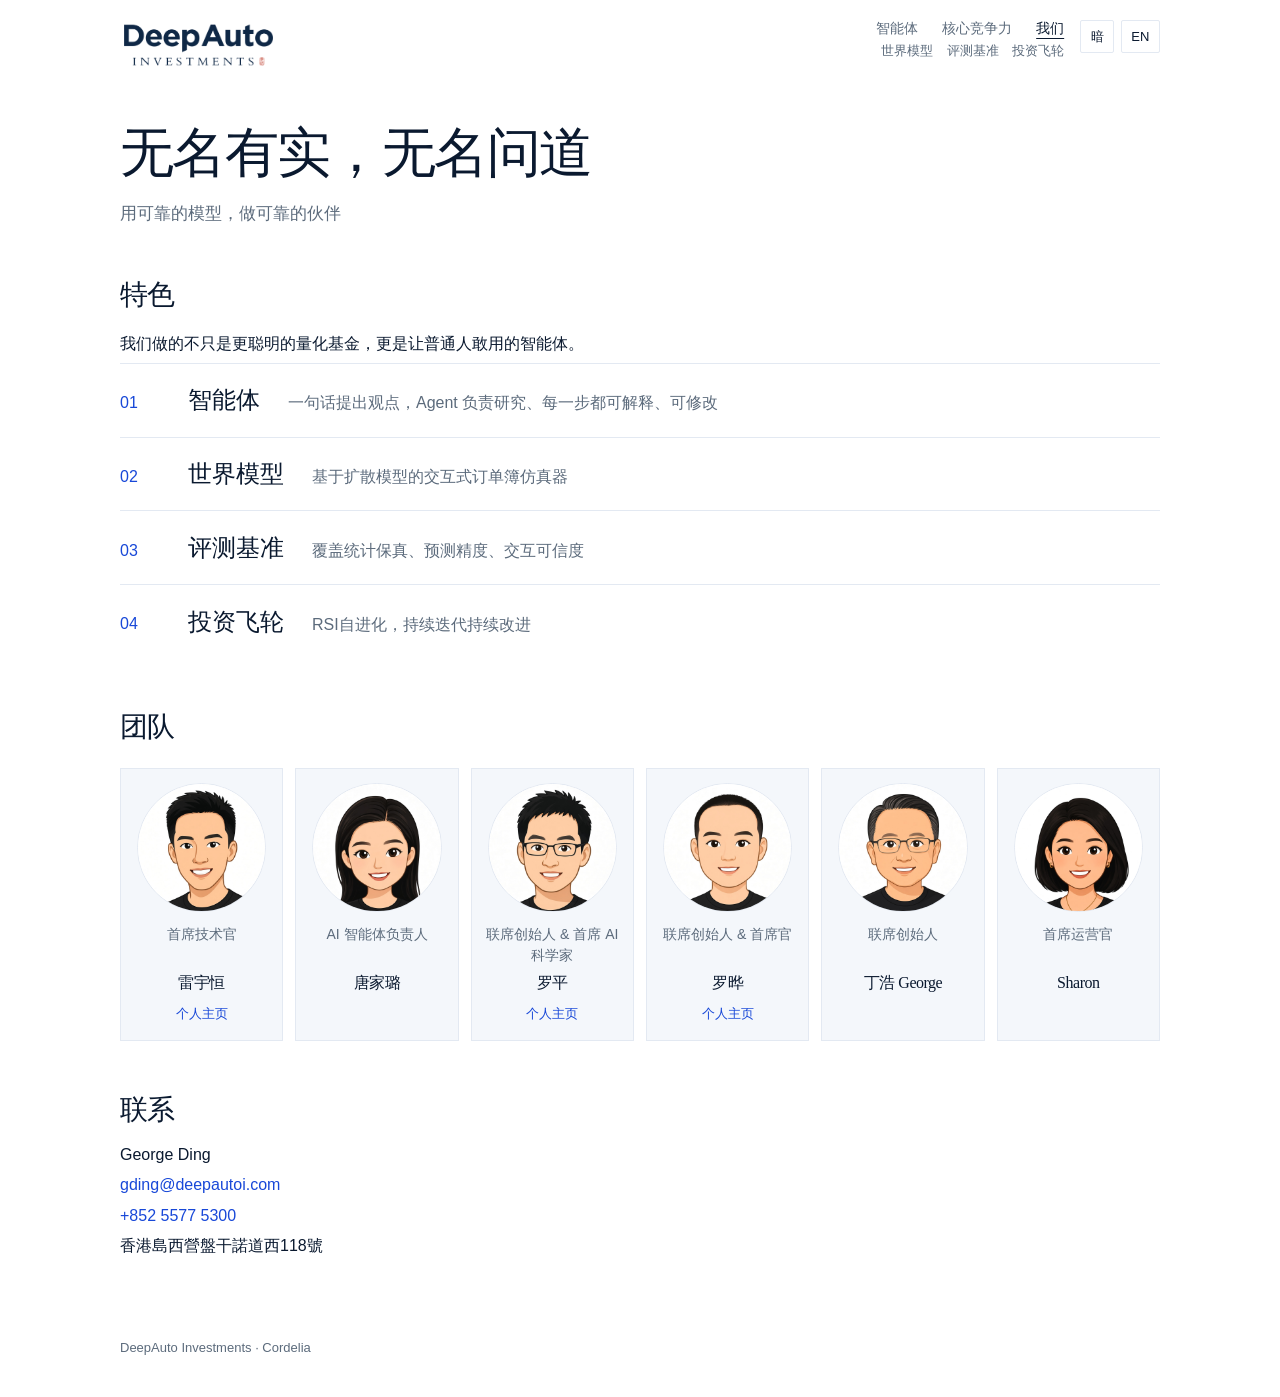
<file: index.html>
<!DOCTYPE html>
<html lang="zh-Hans">
<head>
  <meta charset="utf-8">
  <meta name="viewport" content="width=device-width, initial-scale=1">
  <title data-zh="DeepAuto Investments · 我们" data-en="DeepAuto Investments · We">DeepAuto Investments · 我们</title>
  <meta name="description" content="无名有实，无名问道。用可靠的模型，做可靠的伙伴。">
  <link rel="stylesheet" href="styles.css?v=42">
</head>
<body data-page="we">
  <main>
    <h1 data-zh="无名有实，无名问道" data-en="Nameless, and real. Nameless, asking the way.">无名有实，无名问道</h1>
    <p class="lede" data-zh="用可靠的模型，做可靠的伙伴" data-en="A reliable model, and a reliable partner.">用可靠的模型，做可靠的伙伴</p>

    <section class="block">
      <h2 data-zh="特色" data-en="What we hold">特色</h2>
      <p class="why" data-zh="我们做的不只是更聪明的量化基金，更是让普通人敢用的智能体。" data-en="More than a smarter quant fund: an agent ordinary people can use.">我们做的不只是更聪明的量化基金，更是让普通人敢用的智能体。</p>
      <div class="points">
        <a href="agent.html">
          <b>01</b>
          <strong data-zh="智能体" data-en="Agent">智能体</strong>
          <p data-zh="一句话提出观点，Agent 负责研究、每一步都可解释、可修改" data-en="One sentence states the view. The agent does the research. Every step can be explained and changed.">一句话提出观点，Agent 负责研究、每一步都可解释、可修改</p>
        </a>
        <a href="core.html#world">
          <b>02</b>
          <strong data-zh="世界模型" data-en="World model">世界模型</strong>
          <p data-zh="基于扩散模型的交互式订单簿仿真器" data-en="An interactive order-book simulator built on a diffusion model.">基于扩散模型的交互式订单簿仿真器</p>
        </a>
        <a href="core.html#bench">
          <b>03</b>
          <strong data-zh="评测基准" data-en="Benchmark">评测基准</strong>
          <p data-zh="覆盖统计保真、预测精度、交互可信度" data-en="Statistical fidelity, forecast accuracy, and trust in the interaction.">覆盖统计保真、预测精度、交互可信度</p>
        </a>
        <a href="core.html#strategy">
          <b>04</b>
          <strong data-zh="投资飞轮" data-en="Investment flywheel">投资飞轮</strong>
          <p data-zh="RSI自进化，持续迭代持续改进" data-en="RSI keeps evolving: iterate, and keep improving.">RSI自进化，持续迭代持续改进</p>
        </a>
      </div>
    </section>

    <section class="block">
      <h2 data-zh="团队" data-en="Team">团队</h2>
      <section class="people" aria-label="团队">
        <article class="seat">
          <div class="photo"><img src="id_imgs/dai/yh.png" alt="雷宇恒"></div>
          <p class="role" data-zh="首席技术官" data-en="Chief Technology Officer">首席技术官</p>
          <h2>雷宇恒</h2>
          <p class="home"><a href="https://sites.google.com/view/yuhenglei" data-zh="个人主页" data-en="Profile">个人主页</a></p>
        </article>
        <article class="seat">
          <div class="photo"><img src="id_imgs/dai/jl.png" alt="唐家璐"></div>
          <p class="role" data-zh="AI 智能体负责人" data-en="AI Agent Lead">AI 智能体负责人</p>
          <h2>唐家璐</h2>
          <p class="home"></p>
        </article>
        <article class="seat">
          <div class="photo"><img src="id_imgs/dai/pluo.png" alt="罗平"></div>
          <p class="role" data-zh="联席创始人 & 首席 AI 科学家" data-en="Co-founder & Chief AI Scientist">联席创始人 & 首席 AI 科学家</p>
          <h2>罗平</h2>
          <p class="home"><a href="https://datascience.hku.hk/people/ping-luo/" data-zh="个人主页" data-en="Profile">个人主页</a></p>
        </article>
        <article class="seat">
          <div class="photo"><img src="id_imgs/dai/yluo.png" alt="罗晔"></div>
          <p class="role" data-zh="联席创始人 & 首席官" data-en="Co-founder & Chief Officer">联席创始人 & 首席官</p>
          <h2>罗晔</h2>
          <p class="home"><a href="https://www.hkubs.hku.hk/people/ye-luo/" data-zh="个人主页" data-en="Profile">个人主页</a></p>
        </article>
        <article class="seat">
          <div class="photo"><img src="id_imgs/dai/gd.png" alt="丁浩 George"></div>
          <p class="role" data-zh="联席创始人" data-en="Co-founder">联席创始人</p>
          <h2>丁浩 George</h2>
          <p class="home"></p>
        </article>
        <article class="seat">
          <div class="photo"><img src="id_imgs/dai/sharon.png" alt="Sharon"></div>
          <p class="role" data-zh="首席运营官" data-en="Chief Operating Officer">首席运营官</p>
          <h2>Sharon</h2>
          <p class="home"></p>
        </article>
      </section>
    </section>

    <section class="block">
      <h2 data-zh="联系" data-en="Contact">联系</h2>
      <p class="who">George Ding</p>
      <p class="reach"><a href="mailto:gding@deepautoi.com">gding@deepautoi.com</a></p>
      <p class="reach"><a href="tel:+85255775300">+852 5577 5300</a></p>
      <p class="reach">香港島西營盤干諾道西118號</p>
    </section>
  </main>
  <footer>DeepAuto Investments · Cordelia</footer>
  <script src="lang.js?v=42"></script>
  <script src="nav.js?v=42"></script>
</body>
</html>
</file>
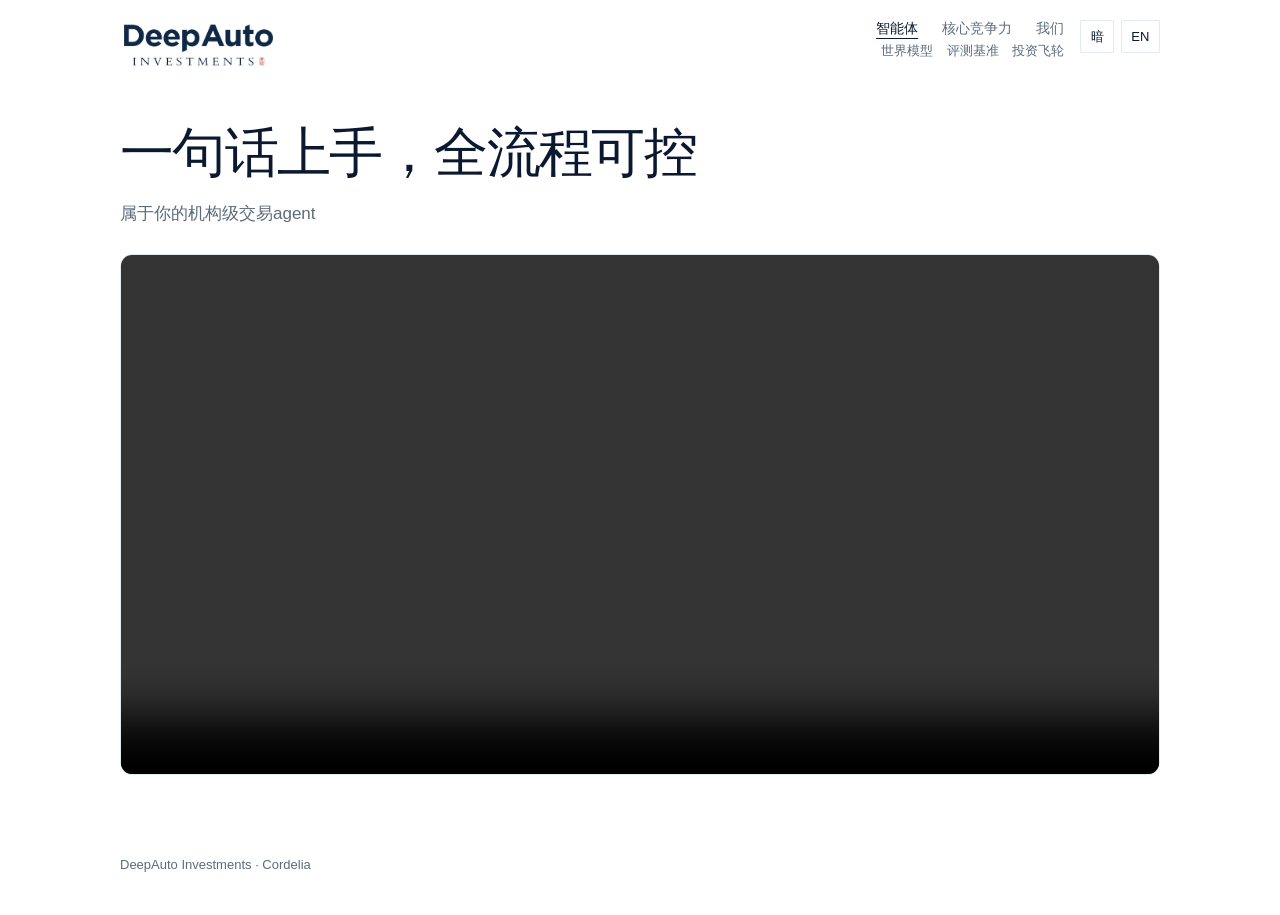
<file: agent.html>
<!DOCTYPE html>
<html lang="zh-Hans">
<head>
  <meta charset="utf-8">
  <meta name="viewport" content="width=device-width, initial-scale=1">
  <title data-zh="DeepAuto Investments · 智能体" data-en="DeepAuto Investments · Agent">DeepAuto Investments · 智能体</title>
  <meta name="description" content="一句话上手，全流程可控。属于你的机构级交易 agent。">
  <link rel="stylesheet" href="styles.css?v=42">
</head>
<body data-page="agent">
  <main>
    <h1 data-zh="一句话上手，全流程可控" data-en="One sentence to start. The whole path stays in your hands.">一句话上手，全流程可控</h1>
    <p class="lede" data-zh="属于你的机构级交易agent" data-en="An institutional trading agent that belongs to you.">属于你的机构级交易agent</p>

    <figure class="reel">
      <video id="reel" controls playsinline preload="metadata" aria-label="DeepAuto Agent 演示"></video>
    </figure>
  </main>
  <footer>DeepAuto Investments · Cordelia</footer>
  <script src="lang.js?v=42"></script>
  <script src="nav.js?v=42"></script>
  <script>
    (function () {
      const video = document.getElementById("reel");
      function file(theme) {
        return theme === "dark" ? "video.mp4" : "video-light.mp4";
      }
      function apply(theme) {
        const next = file(theme);
        if (video.getAttribute("src") === next) return;
        video.src = next;
      }
      apply(document.documentElement.dataset.theme);
      window.addEventListener("dai-theme", (event) => apply(event.detail));
    })();
  </script>
</body>
</html>
</file>
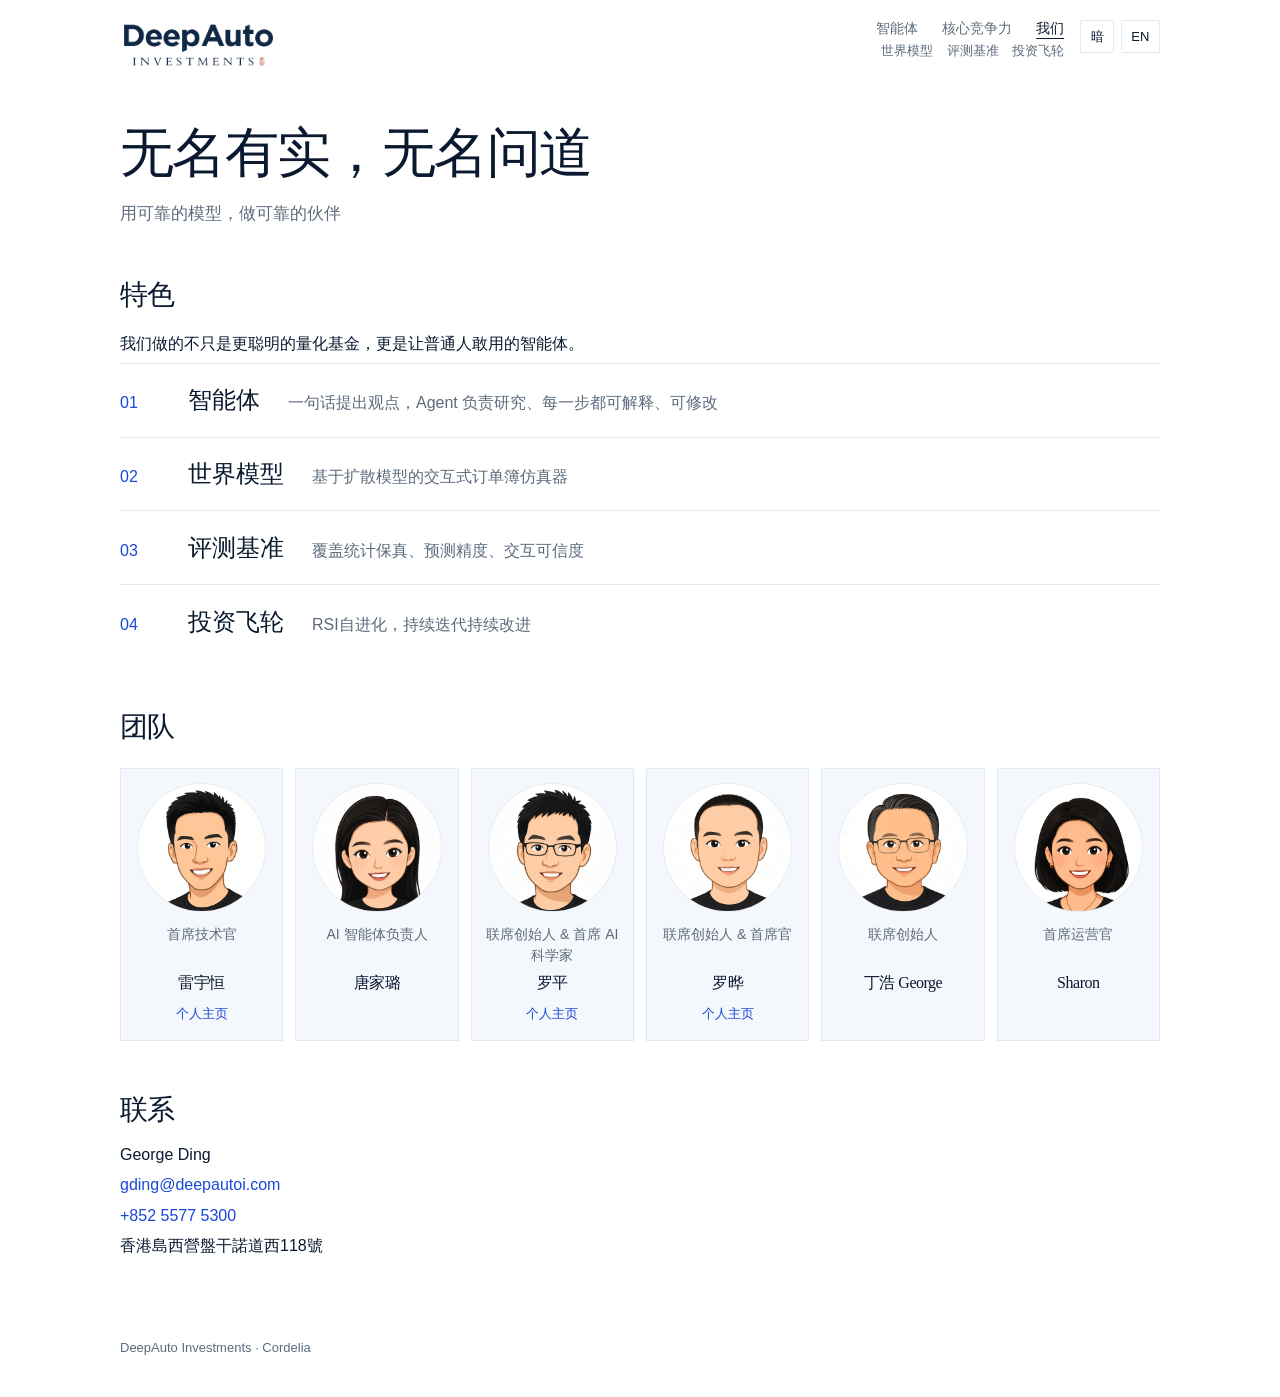
<file: company.html>
<!DOCTYPE html>
<html lang="zh-Hans">
<head>
  <meta charset="utf-8">
  <meta http-equiv="refresh" content="0; url=index.html">
  <link rel="canonical" href="index.html">
  <title>DeepAuto Investments</title>
  <script>location.replace("index.html");</script>
</head>
<body>
  <p><a href="index.html">公司</a></p>
</body>
</html>
</file>
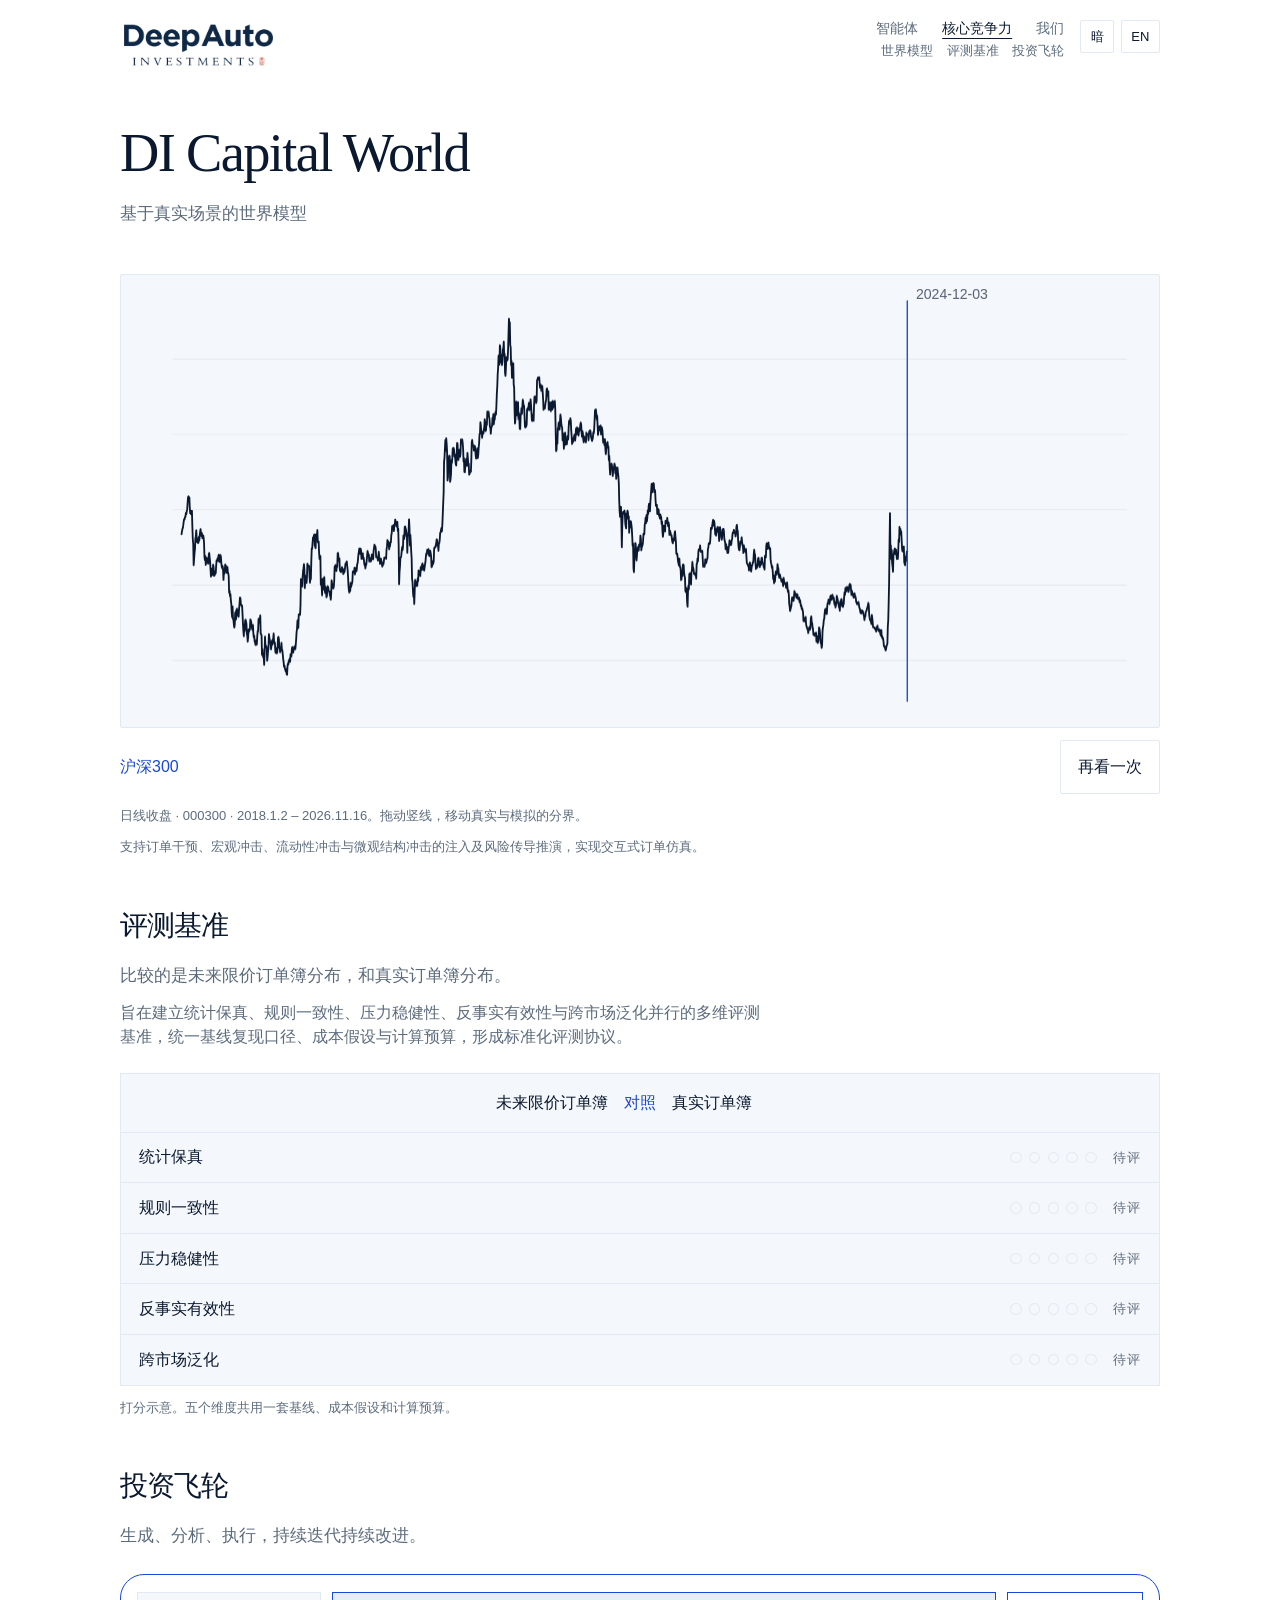
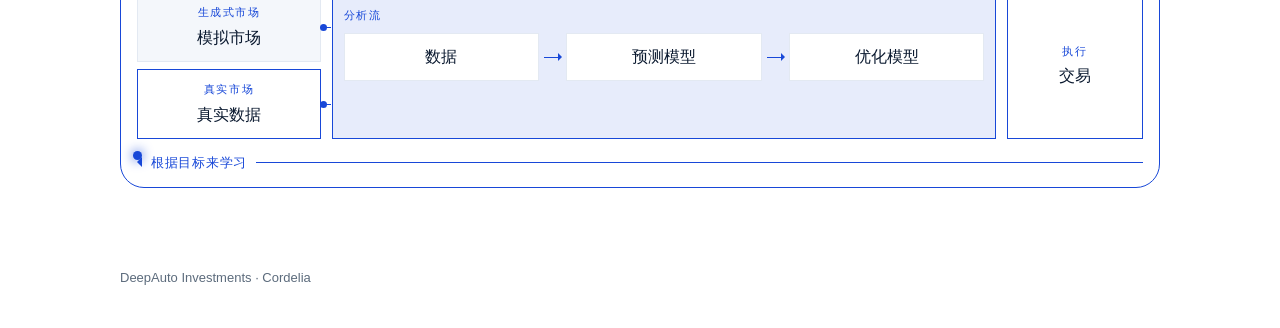
<file: core.html>
<!DOCTYPE html>
<html lang="zh-Hans">
<head>
  <meta charset="utf-8">
  <meta name="viewport" content="width=device-width, initial-scale=1">
  <title data-zh="DeepAuto Investments · 核心竞争力" data-en="DeepAuto Investments · Strength">DeepAuto Investments · 核心竞争力</title>
  <meta name="description" content="DI Capital World、评测基准，以及投资飞轮。">
  <link rel="stylesheet" href="styles.css?v=44">
</head>
<body data-page="core">
  <main>
    <section id="world">
      <h1 data-zh="DI Capital World" data-en="DI Capital World">DI Capital World</h1>
      <p class="lede" data-zh="基于真实场景的世界模型" data-en="A world model on real markets">基于真实场景的世界模型</p>
      <div class="stage">
        <canvas id="market" width="960" height="420" aria-label="沪深300日线，可拖动分界，鼠标经过显示价格"></canvas>
        <p class="tip" id="tip" hidden></p>
        <div class="beatrow">
          <div>
            <p class="beat" id="beat">沪深300</p>
            <p class="note" id="beat-en"></p>
          </div>
          <button type="button" class="ghost" id="replay" data-zh="再看一次" data-en="Replay">再看一次</button>
        </div>
        <p class="note" data-zh="日线收盘 · 000300 · 2018.1.2 – 2026.11.16。拖动竖线，移动真实与模拟的分界。" data-en="Daily close · 000300 · 2018.1.2 – 2026.11.16. Drag the line to move the split between real and simulated.">日线收盘 · 000300 · 2018.1.2 – 2026.11.16。拖动竖线，移动真实与模拟的分界。</p>
        <p class="note" data-zh="支持订单干预、宏观冲击、流动性冲击与微观结构冲击的注入及风险传导推演，实现交互式订单仿真。" data-en="An order, a macro shock, a liquidity shock, or a microstructure shock can be injected, then traced as risk. The simulation stays interactive.">支持订单干预、宏观冲击、流动性冲击与微观结构冲击的注入及风险传导推演，实现交互式订单仿真。</p>
      </div>
    </section>

    <section class="block" id="bench">
      <h2 data-zh="评测基准" data-en="Benchmark">评测基准</h2>
      <p class="lede" data-zh="比较的是未来限价订单簿分布，和真实订单簿分布。" data-en="What is compared is a forecast of the limit-order-book distribution, and the real book.">比较的是未来限价订单簿分布，和真实订单簿分布。</p>
      <p class="prose" data-zh="旨在建立统计保真、规则一致性、压力稳健性、反事实有效性与跨市场泛化并行的多维评测基准，统一基线复现口径、成本假设与计算预算，形成标准化评测协议。" data-en="The aim is one benchmark across statistical fidelity, rule consistency, stress robustness, counterfactual validity, and cross-market generalization, with a shared baseline, cost assumption, and compute budget.">旨在建立统计保真、规则一致性、压力稳健性、反事实有效性与跨市场泛化并行的多维评测基准，统一基线复现口径、成本假设与计算预算，形成标准化评测协议。</p>
      <div class="score">
        <div class="score-head">
          <span data-zh="未来限价订单簿" data-en="Forecast book">未来限价订单簿</span>
          <span class="score-vs" data-zh="对照" data-en="against">对照</span>
          <span data-zh="真实订单簿" data-en="Real book">真实订单簿</span>
        </div>
        <ol>
          <li><span data-zh="统计保真" data-en="Fidelity">统计保真</span><span class="pips" aria-hidden="true"><b></b><b></b><b></b><b></b><b></b></span><em data-zh="待评" data-en="Open">待评</em></li>
          <li><span data-zh="规则一致性" data-en="Rules">规则一致性</span><span class="pips" aria-hidden="true"><b></b><b></b><b></b><b></b><b></b></span><em data-zh="待评" data-en="Open">待评</em></li>
          <li><span data-zh="压力稳健性" data-en="Stress">压力稳健性</span><span class="pips" aria-hidden="true"><b></b><b></b><b></b><b></b><b></b></span><em data-zh="待评" data-en="Open">待评</em></li>
          <li><span data-zh="反事实有效性" data-en="Counterfactual">反事实有效性</span><span class="pips" aria-hidden="true"><b></b><b></b><b></b><b></b><b></b></span><em data-zh="待评" data-en="Open">待评</em></li>
          <li><span data-zh="跨市场泛化" data-en="Generalization">跨市场泛化</span><span class="pips" aria-hidden="true"><b></b><b></b><b></b><b></b><b></b></span><em data-zh="待评" data-en="Open">待评</em></li>
        </ol>
      </div>
      <p class="note" data-zh="打分示意。五个维度共用一套基线、成本假设和计算预算。" data-en="A score sheet. Five dimensions share one baseline, one cost assumption, and one compute budget.">打分示意。五个维度共用一套基线、成本假设和计算预算。</p>
    </section>

    <section class="block" id="strategy">
      <h2 data-zh="投资飞轮" data-en="Investment flywheel">投资飞轮</h2>
      <p class="lede" data-zh="生成、分析、执行，持续迭代持续改进。" data-en="Generate, analyze, and execute. Keep iterating, keep improving.">生成、分析、执行，持续迭代持续改进。</p>
      <div class="loop" id="wheel">
        <div class="loop-top">
          <div class="loop-sources">
            <div class="loop-node">
              <small data-zh="生成式市场" data-en="Generative market">生成式市场</small>
              <b data-zh="模拟市场" data-en="Simulated market">模拟市场</b>
              <i class="feed" aria-hidden="true"></i>
            </div>
            <div class="loop-node loop-real">
              <small data-zh="真实市场" data-en="Real market">真实市场</small>
              <b data-zh="真实数据" data-en="Real data">真实数据</b>
              <i class="feed" aria-hidden="true"></i>
            </div>
          </div>
          <div class="loop-flow">
            <span data-zh="分析流" data-en="Analysis stream">分析流</span>
            <div class="loop-pipe">
              <div class="loop-hot" data-zh="数据" data-en="Data">数据</div>
              <span class="loop-go" aria-hidden="true"></span>
              <div data-zh="预测模型" data-en="Prediction model">预测模型</div>
              <span class="loop-go" aria-hidden="true"></span>
              <div data-zh="优化模型" data-en="Optimization model">优化模型</div>
            </div>
          </div>
          <div class="loop-node loop-real">
            <small data-zh="执行" data-en="Execution">执行</small>
            <b data-zh="交易" data-en="Trade">交易</b>
          </div>
        </div>
        <div class="loop-return"><span data-zh="根据目标来学习" data-en="Learn from the objective">根据目标来学习</span><i class="orb" aria-hidden="true"></i></div>
      </div>
    </section>
  </main>
  <footer>DeepAuto Investments · Cordelia</footer>
  <script src="lang.js?v=44"></script>
  <script src="nav.js?v=44"></script>
  <script src="csi.js?v=44"></script>
  <script src="world.js?v=44"></script>
  <script src="loop.js?v=44"></script>
</body>
</html>
</file>
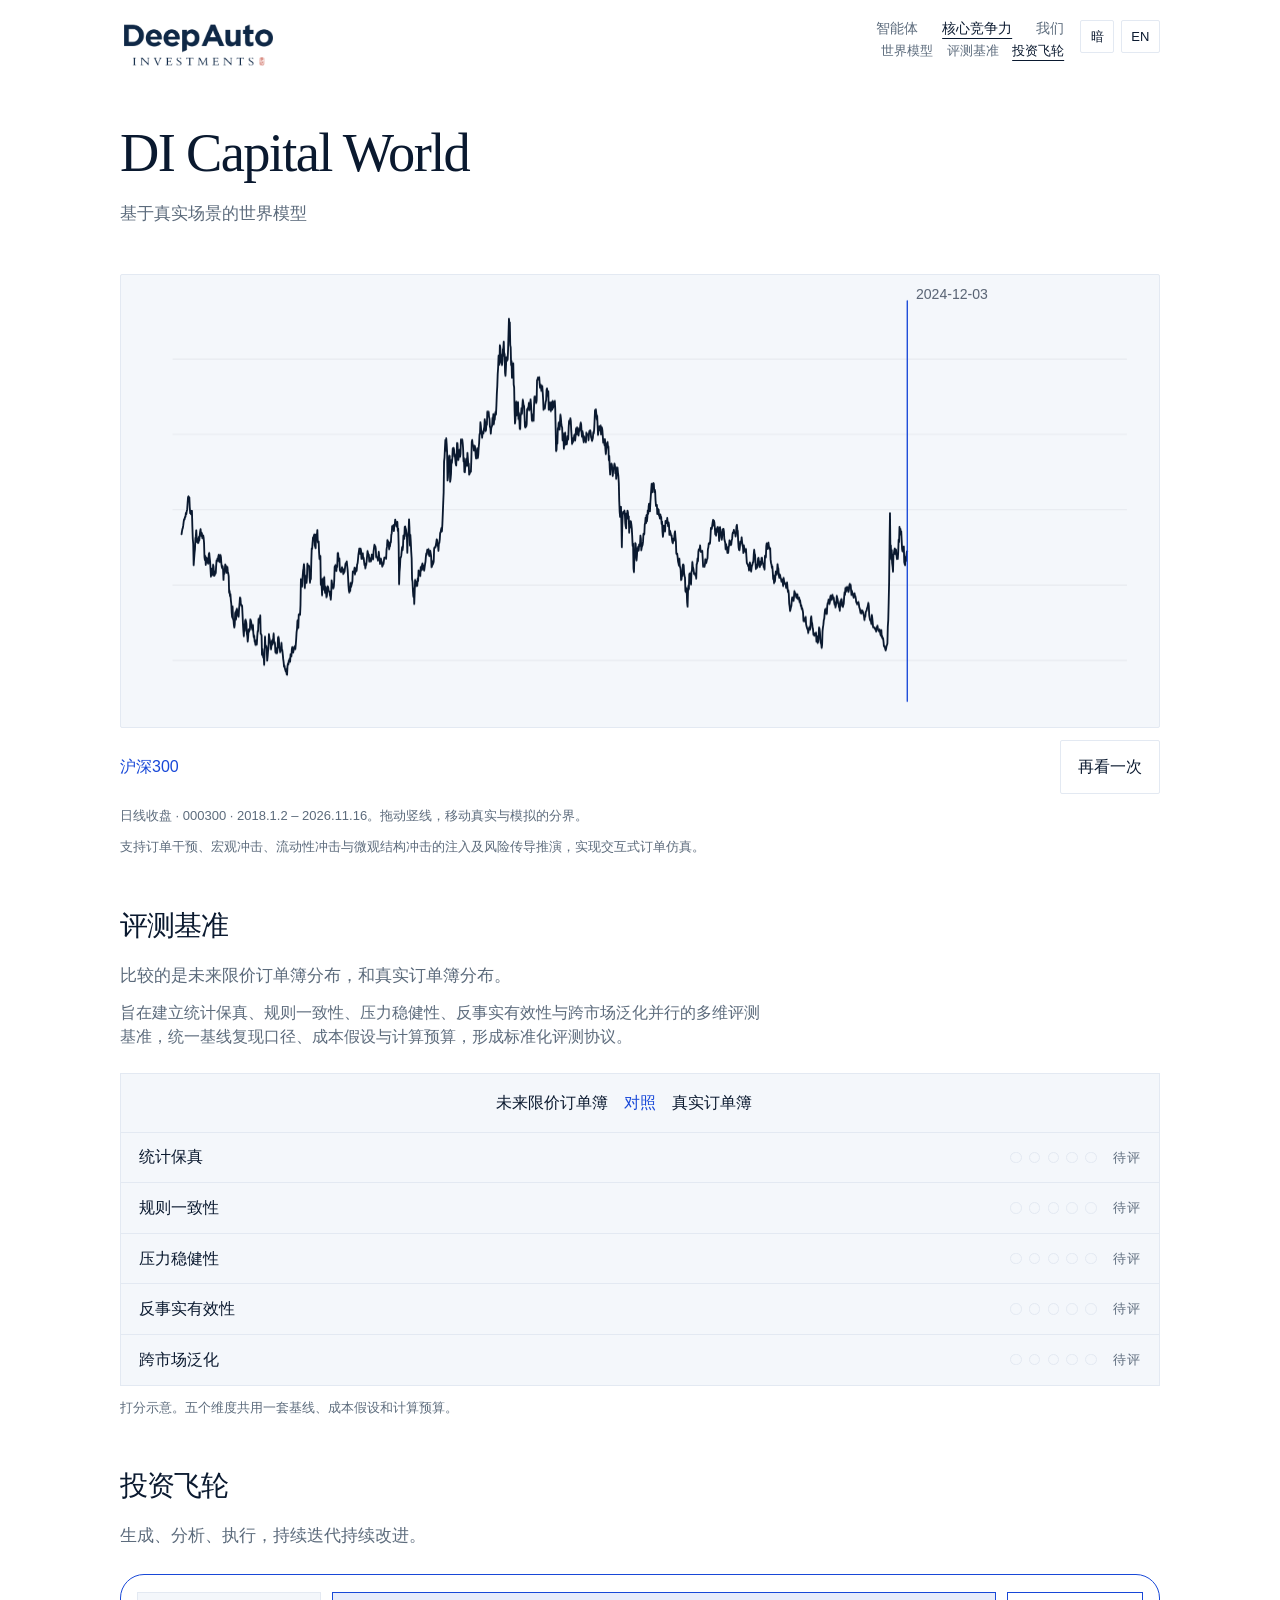
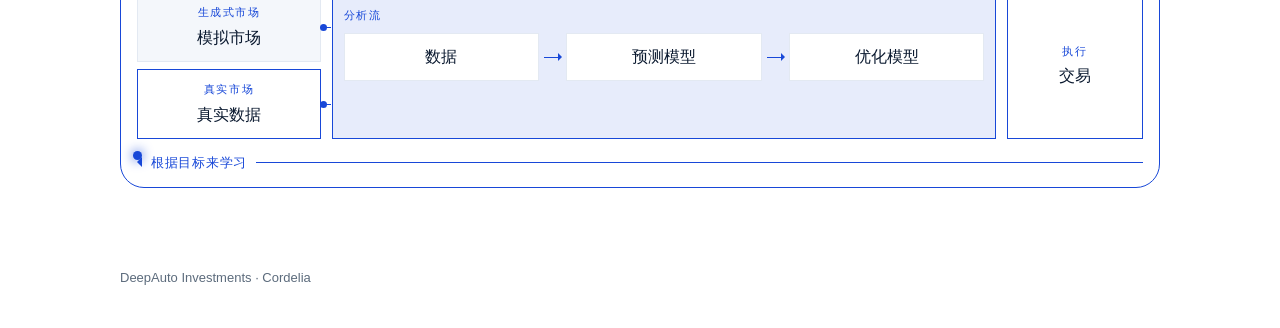
<file: optimize.html>
<!DOCTYPE html>
<html lang="zh-Hans">
<head>
  <meta charset="utf-8">
  <meta http-equiv="refresh" content="0; url=core.html#strategy">
  <title>DeepAuto Investments</title>
  <script>location.replace("core.html#strategy");</script>
</head>
<body>
  <p><a href="core.html#strategy">DeepAuto Investments</a></p>
</body>
</html>
</file>
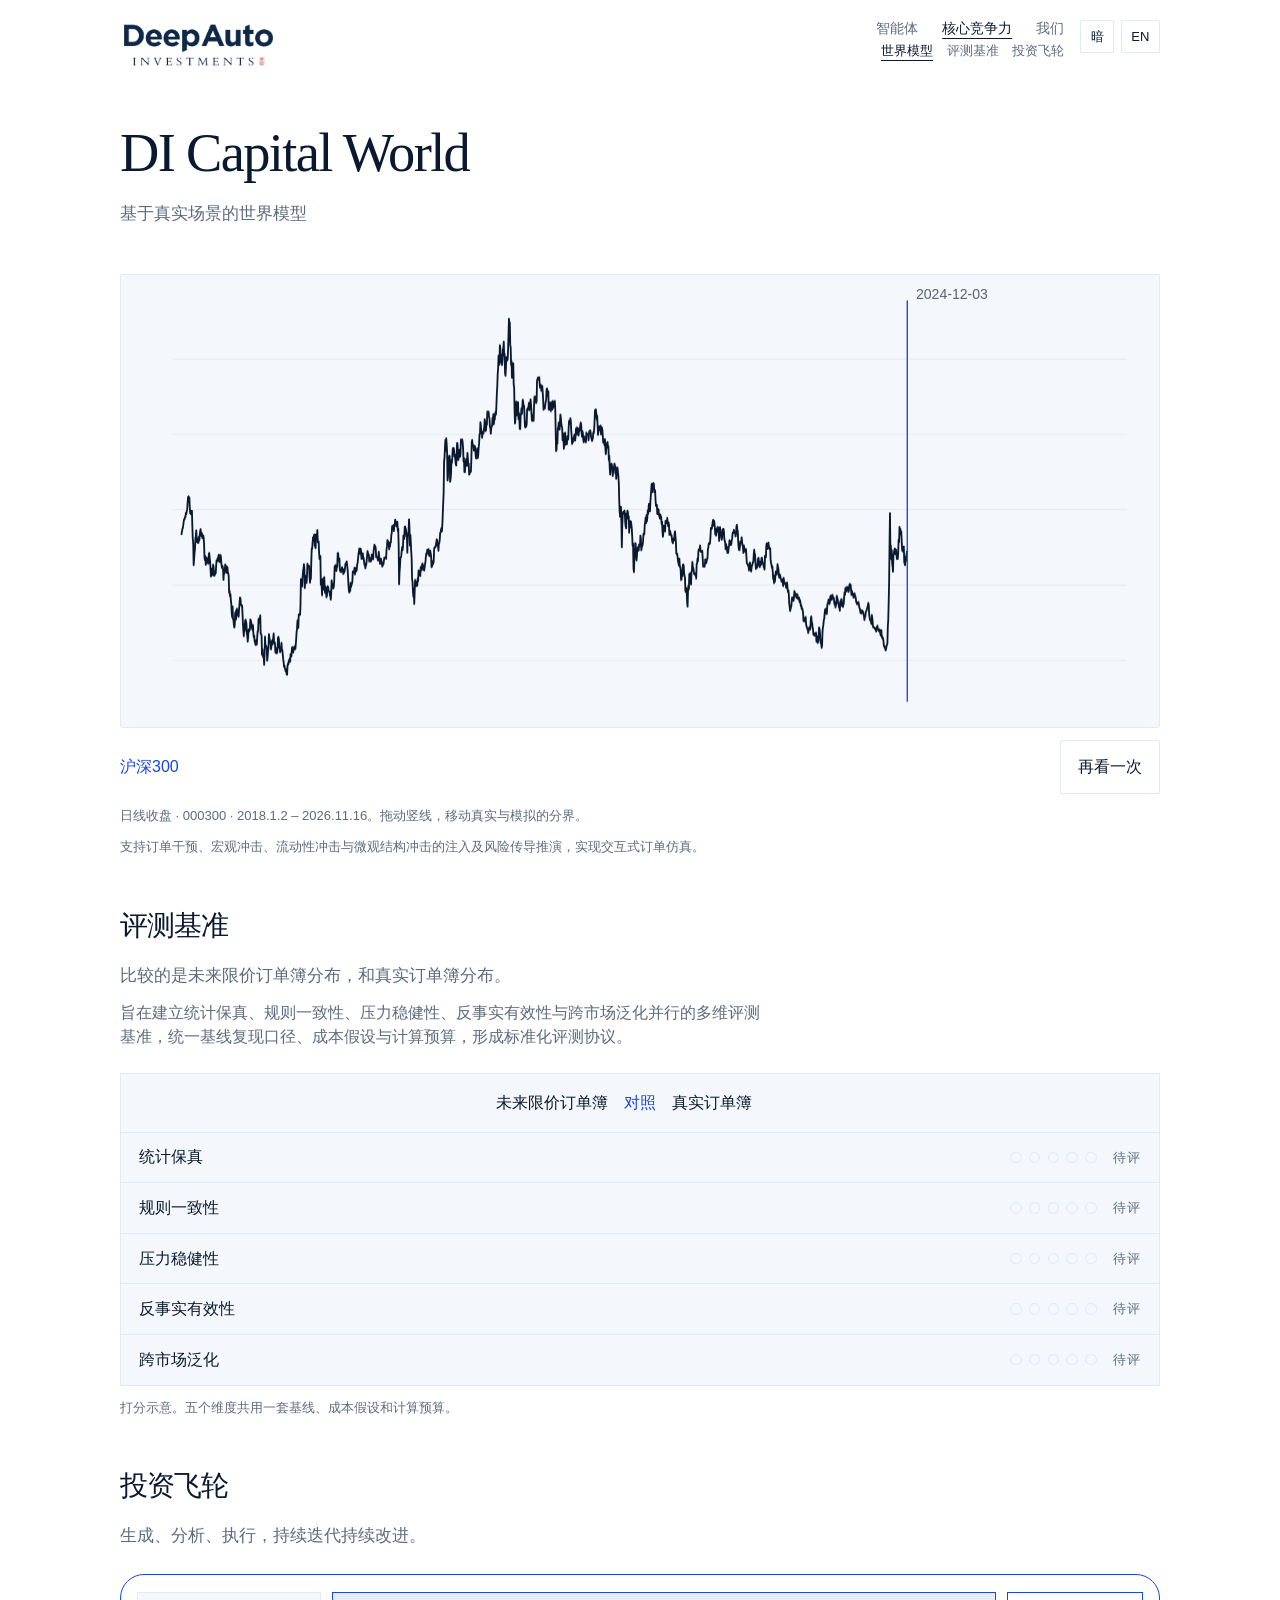
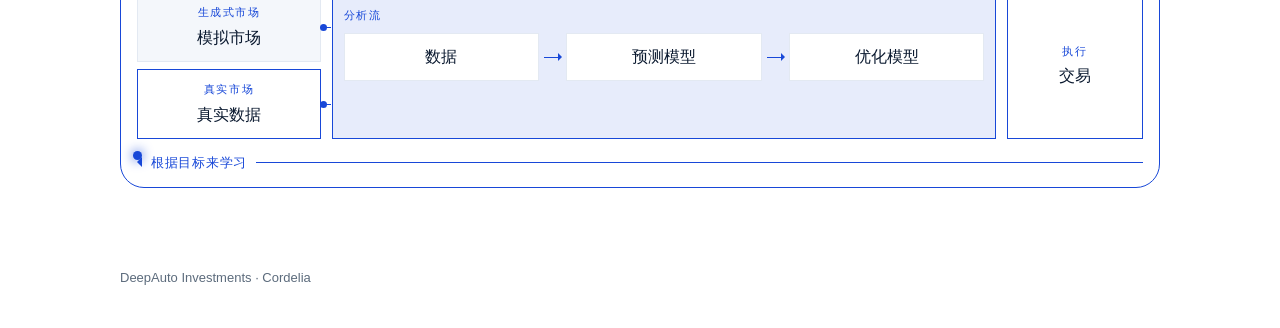
<file: world.html>
<!DOCTYPE html>
<html lang="zh-Hans">
<head>
  <meta charset="utf-8">
  <meta http-equiv="refresh" content="0; url=core.html#world">
  <title>DeepAuto Investments</title>
  <script>location.replace("core.html#world");</script>
</head>
<body>
  <p><a href="core.html#world">DeepAuto Investments</a></p>
</body>
</html>
</file>
<file: styles.css>
:root,
:root[data-theme="dark"] {
  --bg: #071422;
  --panel: #0e2238;
  --ink: #f5f8fc;
  --muted: #9aafc4;
  --line: #1c3552;
  --real: #f5f8fc;
  --sim: #7ec8e0;
  --sim-line: #7ec8e0;
  --forecast: #8eafff;
  --gap: #8eafff;
  --up: #f09808;
  --grid: rgba(245, 248, 252, 0.08);
  --wash: rgba(142, 175, 255, 0.16);
  --hair: rgba(245, 248, 252, 0.35);
  --ink-dim: rgba(245, 248, 252, 0.72);
  --tip: rgba(7, 20, 34, 0.94);
  --bezel: #06101c;
  --bezel-line: #2a4564;
  --cam: #3a5570;
  --bubble: #14304c;
  --chin: #10283f;
  --photo: rgba(245, 248, 252, 0.04);
  --serif: "Iowan Old Style", Palatino, "Palatino Linotype", "Songti SC", "Noto Serif SC", serif;
  --sans: "PingFang SC", "Hiragino Sans GB", "Noto Sans SC", "Microsoft YaHei", sans-serif;
  --max: 68rem;
  --pad: 1.5rem;
}

:root[data-theme="light"] {
  --bg: #ffffff;
  --panel: #f4f7fb;
  --ink: #0a192f;
  --muted: #5c6b7c;
  --line: #e3e9f2;
  --real: #0a192f;
  --sim: #1848d8;
  --sim-line: #3aa3c9;
  --forecast: #1848d8;
  --gap: #1848d8;
  --up: #f09808;
  --grid: rgba(10, 25, 47, 0.06);
  --wash: rgba(24, 72, 216, 0.1);
  --hair: rgba(10, 25, 47, 0.28);
  --ink-dim: rgba(10, 25, 47, 0.68);
  --tip: rgba(255, 255, 255, 0.96);
  --bezel: #f4f7fb;
  --bezel-line: #d5deea;
  --cam: #c5d0de;
  --bubble: #e8eef8;
  --chin: #e7edf5;
  --photo: rgba(10, 25, 47, 0.03);
}

* { box-sizing: border-box; }

[hidden] { display: none !important; }

html, body { margin: 0; }

body {
  min-height: 100vh;
  background: var(--bg);
  color: var(--ink);
  font-family: var(--sans);
  font-size: 16px;
  line-height: 1.5;
}

a { color: inherit; }

.top {
  display: flex;
  align-items: flex-start;
  justify-content: space-between;
  gap: 1.5rem;
  max-width: var(--max);
  margin: 0 auto;
  padding: 1.25rem var(--pad) 1rem;
}

.mark {
  display: flex;
  align-items: center;
  gap: 0.85rem;
  max-width: 22rem;
  font-size: 1rem;
  line-height: 1;
  letter-spacing: 0;
  text-decoration: none;
}

.mark img {
  display: block;
  height: 3.15rem;
  width: auto;
}

.mark img.logo-light { display: none; }
:root[data-theme="light"] .mark img.logo-dark { display: none; }
:root[data-theme="light"] .mark img.logo-light { display: block; }
.toggles {
  display: flex;
  gap: 0.4rem;
}

.nav-side {
  display: flex;
  align-items: flex-start;
  gap: 1rem;
  flex: 0 0 auto;
}

.nav {
  display: flex;
  flex-direction: column;
  align-items: flex-end;
  gap: 0.4rem;
}

.nav-main,
.nav-sub {
  display: flex;
  align-items: center;
  white-space: nowrap;
}

.nav-main { gap: 1.5rem; }
.nav-sub { gap: 0.85rem; }

.nav a {
  color: var(--muted);
  font-size: 0.875rem;
  line-height: 1.2;
  text-decoration: none;
}

.nav a.part { font-size: 0.8125rem; }

.lang {
  padding: 0.35rem 0.6rem;
  font-size: 0.8125rem;
}

.nav a[aria-current="page"] {
  color: var(--ink);
  text-decoration: underline;
  text-underline-offset: 0.35em;
}

.nav a:focus-visible,
button:focus-visible,
input:focus-visible {
  outline: 2px solid var(--gap);
  outline-offset: 3px;
}

main {
  max-width: var(--max);
  margin: 0 auto;
  padding: 4vh var(--pad) 5rem;
}

h1 {
  margin: 0;
  max-width: 14em;
  font-family: var(--serif);
  font-size: clamp(2.1rem, 5vw, 3.4rem);
  font-weight: 500;
  letter-spacing: -0.03em;
  line-height: 1.15;
}

.lede {
  max-width: 36em;
  margin: 1rem 0 0;
  color: var(--muted);
  font-size: 1.0625rem;
}

.stage,
.machine,
.bench,
.people,
.block {
  margin-top: 3rem;
}

h2 {
  margin: 0;
  font-family: var(--serif);
  font-size: 1.75rem;
  font-weight: 500;
  letter-spacing: -0.03em;
}

.prose {
  max-width: 40rem;
  margin: 0.8rem 0 0;
  color: var(--muted);
}

.cards {
  display: grid;
  grid-template-columns: 1fr 1fr;
  gap: 1rem;
  margin-top: 1.25rem;
}

.card {
  display: block;
  padding: 1.15rem 1rem 1.25rem;
  border: 1px solid var(--line);
  background: var(--panel);
  text-decoration: none;
}

.card strong {
  display: block;
  margin-bottom: 0.4rem;
  font-family: var(--serif);
  font-size: 1.35rem;
  font-weight: 500;
}

.card span {
  color: var(--muted);
  font-size: 0.9375rem;
}

.steps {
  max-width: 40rem;
  margin: 1.25rem 0 0;
  padding: 0;
  list-style: none;
}

.steps li {
  display: grid;
  grid-template-columns: 2rem 1fr;
  gap: 0.75rem;
  padding: 0.9rem 0;
  border-top: 1px solid var(--line);
  color: var(--muted);
}

.steps b {
  color: var(--gap);
  font-weight: 500;
}

.steps li.on {
  color: var(--ink);
}

.next {
  margin: 2.5rem 0 0;
}

.next a {
  color: var(--gap);
  text-decoration: none;
}

.next a:hover {
  text-decoration: underline;
  text-underline-offset: 0.3em;
}

canvas {
  display: block;
  width: 100%;
  height: auto;
  background:
    linear-gradient(180deg, rgba(255, 255, 255, 0.02), transparent 30%),
    var(--panel);
  border: 1px solid var(--line);
  border-radius: 2px;
}

.beatrow {
  display: flex;
  align-items: center;
  justify-content: space-between;
  gap: 1rem;
  margin-top: 0.75rem;
}

.beat {
  margin: 0;
  color: var(--gap);
  font-variant-numeric: tabular-nums;
}

button,
input {
  font: inherit;
}

button {
  border: 0;
  border-radius: 2px;
  background: var(--ink);
  color: var(--bg);
  cursor: pointer;
  padding: 0.85rem 1.05rem;
}

button[disabled] {
  background: transparent;
  color: var(--muted);
  border: 1px solid var(--line);
  cursor: default;
}

.ghost {
  background: transparent;
  color: var(--ink);
  border: 1px solid var(--line);
}

label {
  display: block;
  margin-bottom: 0.5rem;
  color: var(--muted);
  font-size: 0.8125rem;
}

.row {
  display: flex;
  gap: 0.5rem;
}

input {
  flex: 1;
  min-width: 0;
  padding: 0.9rem 1rem;
  border: 1px solid var(--line);
  border-radius: 2px;
  background: transparent;
  color: inherit;
}

.note {
  margin: 0.75rem 0 0;
  color: var(--muted);
  font-size: 0.8125rem;
}

.machine {
  display: grid;
  gap: 1.5rem;
}

.quote {
  margin: 0;
  font-family: var(--serif);
  font-size: 1.5rem;
  letter-spacing: -0.03em;
  line-height: 1.35;
}

.box {
  display: grid;
  grid-template-columns: 1fr auto 1fr;
  align-items: center;
  gap: 1rem;
  padding: 1.5rem;
  border: 1px solid var(--line);
  background: var(--panel);
}

.node {
  padding: 1.25rem 0.5rem;
  border: 1px solid var(--line);
  text-align: center;
  color: var(--muted);
  letter-spacing: 0.12em;
}

.node.on {
  color: var(--ink);
  border-color: var(--gap);
}

.flow {
  position: relative;
  width: 4.5rem;
  height: 1px;
  background: var(--line);
}

.flow i {
  position: absolute;
  top: -3px;
  left: 0;
  width: 7px;
  height: 7px;
  border-radius: 50%;
  background: var(--gap);
  opacity: 0;
}

.flow.run i {
  animation: travel 0.9s ease forwards;
}

@keyframes travel {
  from { left: 0; opacity: 1; }
  to { left: calc(100% - 7px); opacity: 1; }
}

.pno,
.out p,
.seat p,
.seat h2 {
  margin: 0;
}

.pno {
  grid-column: 1 / -1;
  color: var(--muted);
  font-size: 0.8125rem;
}

.out {
  display: grid;
  grid-template-columns: 5rem 1fr;
  gap: 0.35rem 1rem;
  max-width: 28rem;
}

.out dt {
  color: var(--muted);
}

.out dd { margin: 0; }

.people {
  display: grid;
  grid-template-columns: repeat(6, minmax(0, 1fr));
  gap: 0.75rem;
}

.seat {
  padding: 0.85rem 0.45rem 1rem;
  border: 1px solid var(--line);
  background: var(--panel);
  text-align: center;
}

.photo {
  width: 88%;
  aspect-ratio: 1;
  margin: 0 auto 0.75rem;
  overflow: hidden;
  border: 1px solid var(--line);
  border-radius: 50%;
  background: #fff;
}

.photo img {
  display: block;
  width: 132%;
  height: 132%;
  max-width: none;
  margin-left: -16%;
  margin-top: 0;
  object-fit: cover;
  object-position: center top;
}

.team-label {
  margin: 1.6rem 0 0;
  color: var(--gap);
  font-family: var(--sans);
  font-size: 0.95rem;
  font-weight: 500;
}

.role { min-height: 3.4em; }

.tasks {
  margin: 1.15rem 0 0;
  padding: 0;
  max-width: 40rem;
  list-style: none;
}

.tasks li {
  padding: 0.75rem 0;
  border-top: 1px solid var(--line);
  color: var(--muted);
}

.tasks b {
  display: inline-block;
  min-width: 3.2rem;
  color: var(--ink);
  font-weight: 500;
}

.score {
  margin-top: 1.5rem;
  border: 1px solid var(--line);
  background: var(--panel);
}

.score-head {
  display: grid;
  grid-template-columns: 1fr auto 1fr;
  gap: 1rem;
  align-items: center;
  padding: 1.05rem 1.15rem;
  border-bottom: 1px solid var(--line);
}

.score-head span:first-child { text-align: right; }

.score-vs {
  font-family: var(--serif);
  color: var(--gap);
}

.score ol {
  list-style: none;
  margin: 0;
  padding: 0;
}

.score li {
  display: flex;
  align-items: center;
  gap: 1rem;
  padding: 0.8rem 1.15rem;
  border-top: 1px solid var(--line);
}

.score li:first-child { border-top: 0; }

.pips { display: flex; gap: 0.45rem; margin-left: auto; }

.pips b {
  width: 0.72rem;
  height: 0.72rem;
  border: 1px solid var(--line);
  border-radius: 50%;
}

.score em {
  color: var(--muted);
  font-style: normal;
  font-size: 0.8125rem;
  letter-spacing: 0.08em;
}

.loop {
  position: relative;
  margin-top: 1.6rem;
  padding: 1.05rem 1rem 0.95rem;
  border: 1px solid var(--gap);
  border-radius: 1.5rem;
}

.loop-top {
  display: grid;
  grid-template-columns: 11.5rem minmax(0, 1fr) 8.5rem;
  gap: 0.7rem;
  align-items: stretch;
}

.loop-sources {
  display: flex;
  flex-direction: column;
  gap: 0.45rem;
}

.loop-node,
.loop-flow {
  border: 1px solid var(--line);
  background: var(--panel);
}

.loop-node {
  position: relative;
  display: flex;
  flex-direction: column;
  justify-content: center;
  gap: 0.3rem;
  padding: 0.7rem 0.6rem;
  text-align: center;
}

.loop-real {
  border-color: var(--gap);
  background: var(--bg);
}

.loop-node b,
.loop-pipe div {
  font-family: var(--serif);
  font-weight: 500;
}

.feed {
  position: absolute;
  top: 50%;
  right: -0.7rem;
  width: 0.7rem;
  height: 1px;
  background: var(--gap);
}

.feed::after {
  content: "";
  position: absolute;
  top: -3px;
  left: 0;
  width: 7px;
  height: 7px;
  border-radius: 50%;
  background: var(--gap);
  animation: into 2.6s ease-in-out infinite;
}

.loop-real .feed::after { animation-delay: 0.7s; }

.loop-flow {
  padding: 0.55rem 0.65rem 0.7rem;
  border-color: var(--gap);
  background: var(--wash);
}

.loop-node small,
.loop-flow > span {
  color: var(--gap);
  font-size: 0.7rem;
  letter-spacing: 0.14em;
}

.loop-pipe {
  display: flex;
  align-items: center;
  gap: 0.3rem;
  margin-top: 0.45rem;
}

.loop-pipe div {
  flex: 1;
  padding: 0.7rem 0.25rem;
  border: 1px solid var(--line);
  background: var(--bg);
  text-align: center;
}

.loop-hot { border-color: var(--gap); }

.loop-go {
  position: relative;
  flex: 0 0 auto;
  align-self: center;
  width: 1.1rem;
  height: 1px;
  background: var(--gap);
}

.loop-go::after {
  content: "";
  position: absolute;
  right: -1px;
  top: -3.5px;
  border: 4px solid transparent;
  border-left-color: var(--gap);
  border-right: 0;
}

.loop-return {
  position: relative;
  display: flex;
  align-items: center;
  gap: 0.55rem;
  margin-top: 0.85rem;
  color: var(--gap);
  font-size: 0.8125rem;
  letter-spacing: 0.06em;
}

.loop-return::before {
  content: "";
  border: 5px solid transparent;
  border-right-color: var(--gap);
  border-left: 0;
}

.loop-return::after {
  content: "";
  flex: 1;
  height: 1px;
  background: var(--gap);
}

.orb {
  position: absolute;
  top: 0.15rem;
  width: 7px;
  height: 7px;
  border-radius: 50%;
  background: var(--gap);
  animation: loopback 3.8s linear infinite;
}

@keyframes into {
  0% { transform: translateX(-8px); opacity: 0; }
  25% { opacity: 1; }
  100% { transform: translateX(10px); opacity: 0; }
}

@keyframes loopback {
  from { left: 88%; }
  to { left: 8%; }
}

.seat .home {
  min-height: 1.35em;
  margin: 0.55rem 0 0;
  font-size: 0.8125rem;
}

.home a {
  color: var(--gap);
  text-decoration: none;
}

.home a:hover { text-decoration: underline; text-underline-offset: 0.25em; }

.seat h2 {
  font-size: 1rem;
  font-weight: 500;
}

.seat p {
  margin-top: 0.25rem;
  color: var(--muted);
  font-size: 0.875rem;
}

.bench h2 {
  margin-bottom: 0.5rem;
}

table {
  width: 100%;
  margin-top: 1.25rem;
  border-collapse: collapse;
}

th,
td {
  padding: 0.85rem 0.2rem;
  border-bottom: 1px solid var(--line);
  text-align: left;
  font-weight: 450;
}

th {
  color: var(--muted);
  font-size: 0.8125rem;
  font-weight: 450;
}

td:last-child,
th:last-child {
  text-align: right;
  color: var(--gap);
}

.en {
  display: block;
  margin-top: 0.35rem;
  color: var(--muted);
  font-family: var(--serif);
  font-size: 0.92em;
  font-style: normal;
  font-weight: 400;
  letter-spacing: 0;
  line-height: 1.35;
}

h1 .en { margin-top: 0.7rem; font-size: 0.4em; max-width: 16em; }
h2 .en { margin-top: 0.3rem; font-size: 0.55em; }
.note .en, button .en, .out .en { display: inline; margin-left: 0.35rem; font-size: 0.92em; }

.points { margin-top: 0.4rem; }

.points a {
  display: grid;
  grid-template-columns: 3rem max-content minmax(0, 1fr);
  align-items: baseline;
  gap: 0.4rem 1.25rem;
  padding: 1.15rem 0;
  border-top: 1px solid var(--line);
  text-decoration: none;
  animation: rise 0.8s ease both;
}

.points a:nth-child(2) { animation-delay: 0.12s; }
.points a:nth-child(3) { animation-delay: 0.24s; }

.points b {
  color: var(--gap);
  font-weight: 500;
}

.points strong {
  display: block;
  font-family: var(--serif);
  font-size: 1.5rem;
  font-weight: 500;
}

.points em {
  display: block;
  margin-top: 0.15rem;
  color: var(--muted);
  font-style: normal;
}

.points p {
  margin: 0;
  padding-left: 0.5rem;
  color: var(--muted);
}

.why {
  max-width: 46rem;
  margin: 1rem 0 0;
}

.role {
  min-height: 3.4em;
  margin: 0;
  color: var(--muted);
  font-size: 0.8125rem;
}

#world, #bench, #strategy { scroll-margin-top: 1.25rem; }

.stage { position: relative; }

.tip {
  position: absolute;
  z-index: 2;
  top: 0.7rem;
  left: 0.7rem;
  margin: 0;
  padding: 0.28rem 0.5rem;
  border: 1px solid var(--line);
  background: var(--tip);
  font-size: 0.8125rem;
  font-variant-numeric: tabular-nums;
  pointer-events: none;
}

#beat-en:empty { display: none; }

.diagram-title {
  margin: 1.75rem 0 0.55rem;
  color: var(--gap);
  font-size: 0.95rem;
  font-weight: 500;
}

.cycle {
  position: relative;
  display: grid;
  grid-template-columns: repeat(4, minmax(0, 1fr));
  gap: 0.7rem;
  margin-top: 0.75rem;
  padding: 1.35rem 0.9rem 1.5rem;
  border: 1px solid var(--line);
  background: var(--panel);
}

.cycle .node { position: relative; z-index: 1; }

.orb {
  position: absolute;
  z-index: 2;
  width: 9px;
  height: 9px;
  margin: -4.5px 0 0 -4.5px;
  border-radius: 50%;
  background: var(--gap);
  box-shadow: 0 0 12px var(--gap);
  pointer-events: none;
}

.laptop { width: min(100%, 52rem); margin-top: 1.75rem; }

.reel {
  margin: 1.75rem 0 0;
}

.reel video {
  display: block;
  width: 100%;
  height: auto;
  border: 1px solid var(--line);
  border-radius: 12px;
  background: #f4f7fb;
}

:root[data-theme="dark"] .reel video { background: #07111f; }

.bezel {
  border: 1px solid var(--bezel-line);
  border-radius: 16px 16px 10px 10px;
  background: var(--bezel);
  padding: 0.5rem 0.7rem 0.75rem;
}

.cam {
  width: 7px;
  height: 7px;
  margin: 0.2rem auto 0.55rem;
  border-radius: 50%;
  background: var(--cam);
}

.chat {
  display: flex;
  flex-direction: column;
  gap: 0.7rem;
  min-height: 32rem;
  max-height: 48rem;
  overflow: auto;
}

.msg {
  max-width: 86%;
  padding: 0.7rem 0.85rem;
  border-radius: 12px;
  animation: rise 0.35s ease;
}

.msg.user {
  align-self: flex-end;
  background: var(--bubble);
  border-bottom-right-radius: 3px;
}

.msg.bot {
  align-self: flex-start;
  border: 1px solid var(--line);
  border-bottom-left-radius: 3px;
}

.msg.wide { max-width: 100%; }

.msg b { display: block; margin-bottom: 0.3rem; color: var(--gap); font-weight: 500; }
.msg p { margin: 0.35rem 0 0; }
.msg button { margin-top: 0.75rem; }

.checks {
  list-style: none;
  margin: 0.45rem 0 0;
  padding: 0;
}

.checks li {
  display: flex;
  justify-content: space-between;
  gap: 1rem;
  padding: 0.4rem 0;
  border-top: 1px solid var(--line);
  font-size: 0.875rem;
}

.checks em { font-style: normal; }
.checks span { color: var(--gap); }

.shift {
  display: flex;
  align-items: center;
  gap: 0.6rem;
  margin-top: 0.55rem;
}

.shift b { display: inline; margin: 0; color: var(--ink); font-family: var(--serif); font-weight: 500; }
.shift i { width: 2.5rem; height: 1px; background: var(--gap); }

.fine {
  margin: 0.4rem 0 0;
  color: var(--muted);
  font-size: 0.75rem;
}

.moves, .cf { list-style: none; margin: 0.55rem 0 0; padding: 0; }
.moves li, .cf p {
  display: grid;
  grid-template-columns: 4.5rem 1fr auto;
  gap: 0.55rem;
  align-items: center;
  margin: 0;
  padding: 0.22rem 0;
  font-size: 0.8125rem;
}
.moves em, .cf span { font-style: normal; }
.moves s, .cf i {
  display: block;
  height: 6px;
  border-radius: 99px;
  background: var(--line);
  text-decoration: none;
}
.moves b, .cf i::after {
  content: "";
  display: block;
  height: 6px;
  width: var(--w);
  border-radius: 99px;
  background: var(--sim-line);
  transform: scaleX(0);
  transform-origin: left center;
  animation: sweep 0.85s ease forwards;
}
.moves .up b { background: var(--up); }
.moves li:nth-child(2) b, .cf p:nth-child(2) i::after { animation-delay: 0.08s; }
.moves li:nth-child(3) b { animation-delay: 0.16s; }
.moves li:nth-child(4) b { animation-delay: 0.24s; }
.moves li:nth-child(5) b { animation-delay: 0.32s; }
.moves li:nth-child(6) b { animation-delay: 0.4s; }
.moves li:nth-child(7) b { animation-delay: 0.48s; }
.risks {
  display: grid;
  grid-template-columns: 1fr 1fr;
  gap: 0.45rem;
  margin-top: 0.55rem;
}
.risks div {
  padding: 0.45rem 0.55rem;
  border-top: 1px solid var(--line);
}
.risks b { display: block; font-family: var(--serif); font-weight: 500; }
.risks span { color: var(--muted); font-size: 0.75rem; }

.tape {
  display: block;
  width: 100%;
  margin-top: 0.55rem;
}

.work { display: inline-flex; gap: 0.28rem; margin-left: 0.4rem; vertical-align: middle; }
.work i {
  width: 6px;
  height: 6px;
  border-radius: 50%;
  background: var(--gap);
  animation: blink 1.1s ease forwards;
}
.work i:nth-child(2) { animation-delay: 0.15s; }
.work i:nth-child(3) { animation-delay: 0.3s; }

.composer {
  margin-top: 0.65rem;
  padding: 0.55rem 0.8rem;
  border: 1px solid var(--line);
  border-radius: 999px;
  color: var(--muted);
  font-size: 0.875rem;
}

.chin {
  height: 12px;
  margin: 0 12%;
  border: 1px solid var(--bezel-line);
  border-top: 0;
  border-radius: 0 0 14px 14px;
  background: linear-gradient(var(--chin), var(--panel));
}

@keyframes blink { 50% { opacity: 0.2; } }

.block .people { margin-top: 1.25rem; }

.who {
  margin: 0.75rem 0 0;
  font-size: 1rem;
  font-weight: 500;
}

.reach { margin: 0.4rem 0 0; }
.reach a { color: var(--gap); text-decoration: none; }
.reach a:hover { text-decoration: underline; text-underline-offset: 0.25em; }

.chain {
  display: grid;
  grid-template-columns: 1fr auto 1fr auto 1fr auto 1fr;
  align-items: center;
  gap: 0.55rem;
  padding: 1.25rem;
  border: 1px solid var(--line);
  background: var(--panel);
}

.chain .node {
  letter-spacing: 0.02em;
  padding: 1rem 0.35rem;
}

.chain .node b { font-weight: 500; }
.chain .node small {
  display: block;
  margin-top: 0.35rem;
  color: var(--muted);
  font-size: 0.75rem;
  letter-spacing: 0;
}

.kicker {
  margin: 0;
  color: var(--gap);
  font-size: 0.8125rem;
  letter-spacing: 0.12em;
}

.story { min-height: 16rem; }

.dots { display: flex; flex-wrap: wrap; gap: 0.35rem; }
.dots button { padding: 0.38rem 0.55rem; font-size: 0.75rem; }
.dots button.on { color: var(--ink); border-color: var(--gap); }

.rehearse { display: grid; gap: 0.85rem; margin-top: 1.25rem; max-width: 28rem; }
.rehearse i {
  display: block;
  height: 1.5px;
  width: var(--w);
  background: var(--sim);
  transform: scaleX(0);
  transform-origin: left center;
  animation: sweep 0.9s ease forwards;
}
.rehearse i:nth-child(1) { --w: 92%; }
.rehearse i:nth-child(2) { --w: 66%; background: var(--ink); animation-delay: 0.15s; }
.rehearse i:nth-child(3) { --w: 80%; animation-delay: 0.3s; }

button .en { color: inherit; }

.pulse { margin-top: 2rem; }

@keyframes rise {
  from { opacity: 0; transform: translateY(10px); }
  to { opacity: 1; transform: none; }
}

@keyframes sweep { to { transform: scaleX(1); } }

footer {
  max-width: var(--max);
  margin: 0 auto;
  padding: 0 var(--pad) 2.5rem;
  color: var(--muted);
  font-size: 0.8125rem;
}

@media (max-width: 900px) {
  .top { flex-direction: column; align-items: flex-start; gap: 0.85rem; }
  .mark { max-width: none; }
}

@media (max-width: 720px) {
  .cards { grid-template-columns: 1fr; }
  .people { grid-template-columns: repeat(3, minmax(0, 1fr)); }
  .row, .beatrow { flex-direction: column; align-items: flex-start; }
  .row button { width: 100%; }
  .box, .chain { grid-template-columns: 1fr; }
  .chain { justify-items: stretch; }
  .points a { grid-template-columns: 3rem 1fr; }
  .points p { grid-column: 2; padding-left: 0; margin-top: 0.35rem; }
  .flow { width: 1px; height: 1.4rem; justify-self: center; }
  .flow i { left: -3px; top: 0; }
  .flow.run i { animation-name: drop; }
  .nav { gap: 0.75rem; }
  .loop-top { grid-template-columns: 1fr; }
  .feed { display: none; }
  .loop-track,
  .loop-pipe { flex-direction: column; align-items: stretch; }
  .loop-go { width: 1px; height: 1rem; align-self: center; }
  .loop-go::after {
    right: auto;
    left: -3.5px;
    top: auto;
    bottom: -1px;
    border: 4px solid transparent;
    border-top-color: var(--gap);
    border-bottom: 0;
  }
  .score li { flex-wrap: wrap; }
  .score .pips { margin-left: 0; }
}

@keyframes drop {
  from { top: 0; opacity: 1; }
  to { top: calc(100% - 7px); opacity: 1; }
}

@media (max-width: 520px) {
  .people { grid-template-columns: 1fr 1fr; }
}

@media (prefers-reduced-motion: reduce) {
  .flow.run i { animation: none; opacity: 1; left: calc(100% - 7px); }
  .points a, .rehearse i, .moves b, .cf i { animation: none; transform: none; opacity: 1; }
  .feed::after, .orb { animation: none; opacity: 1; }
}
</file>
